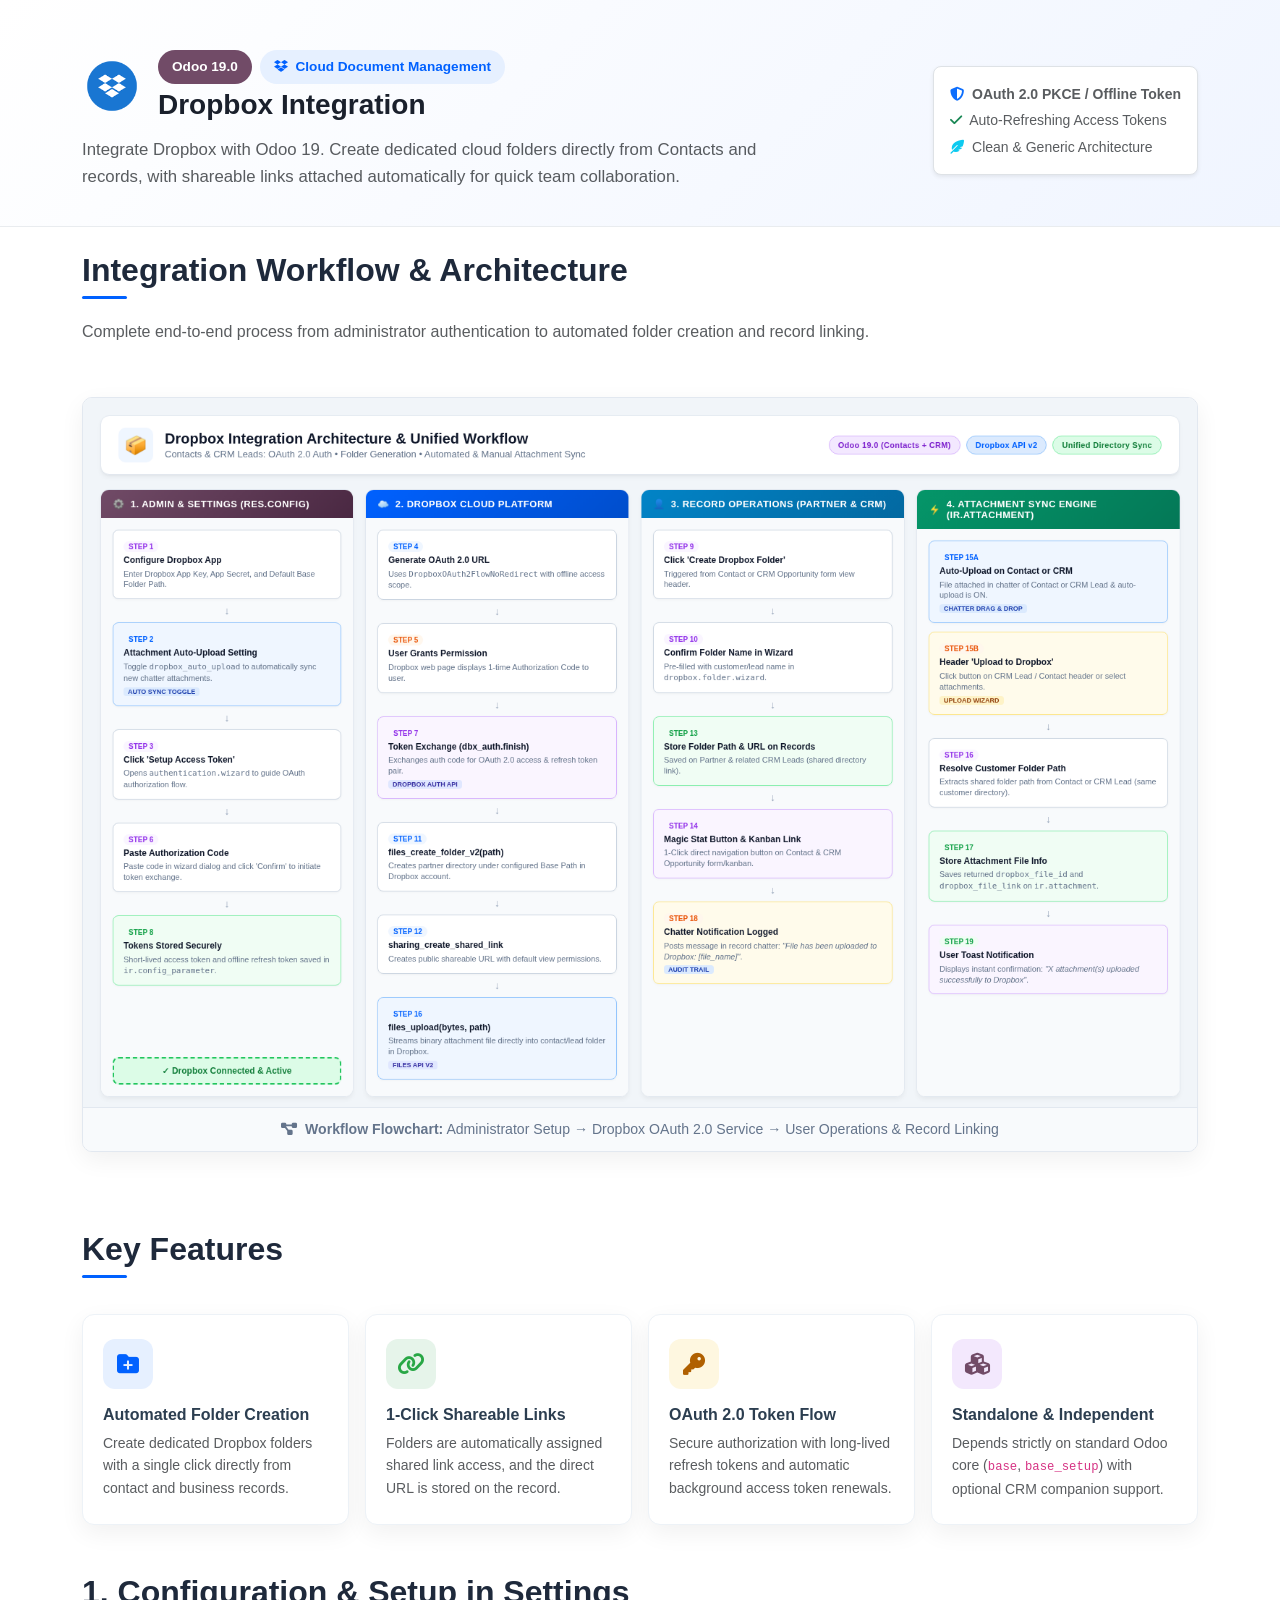
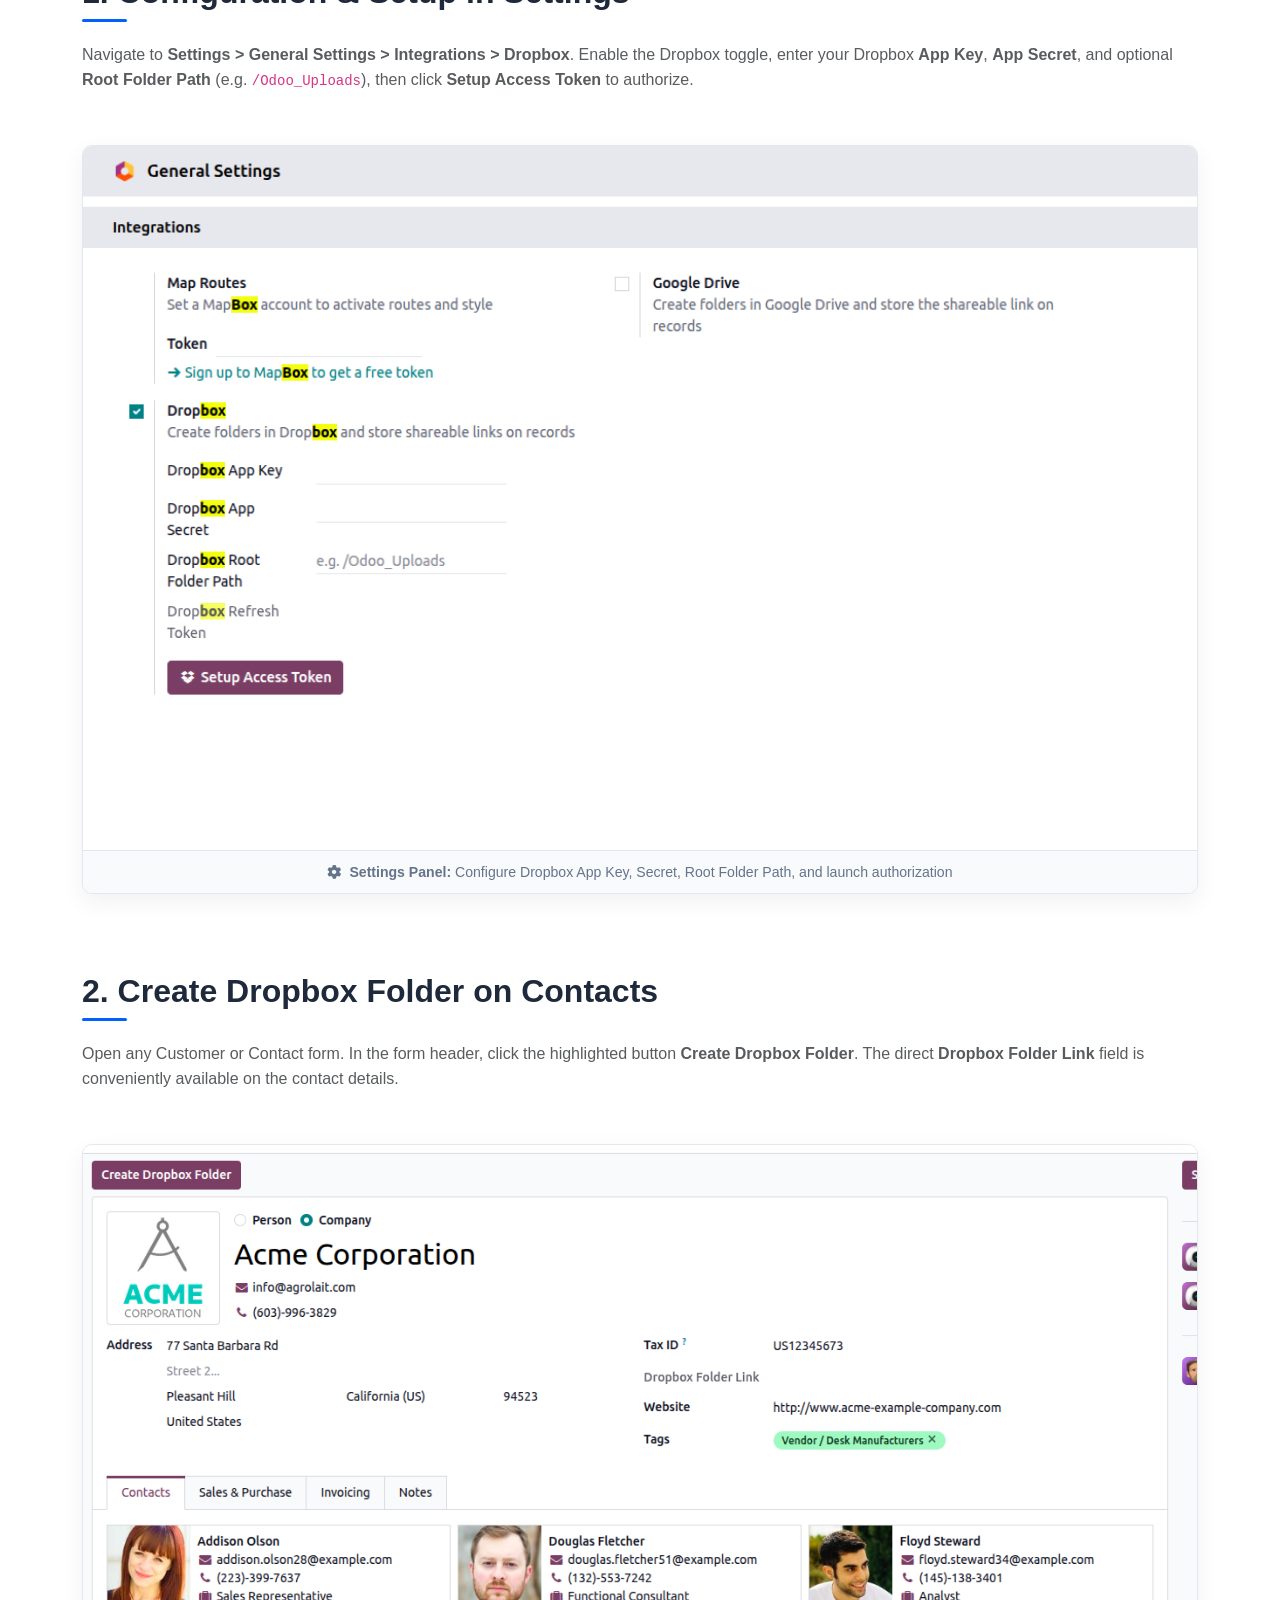
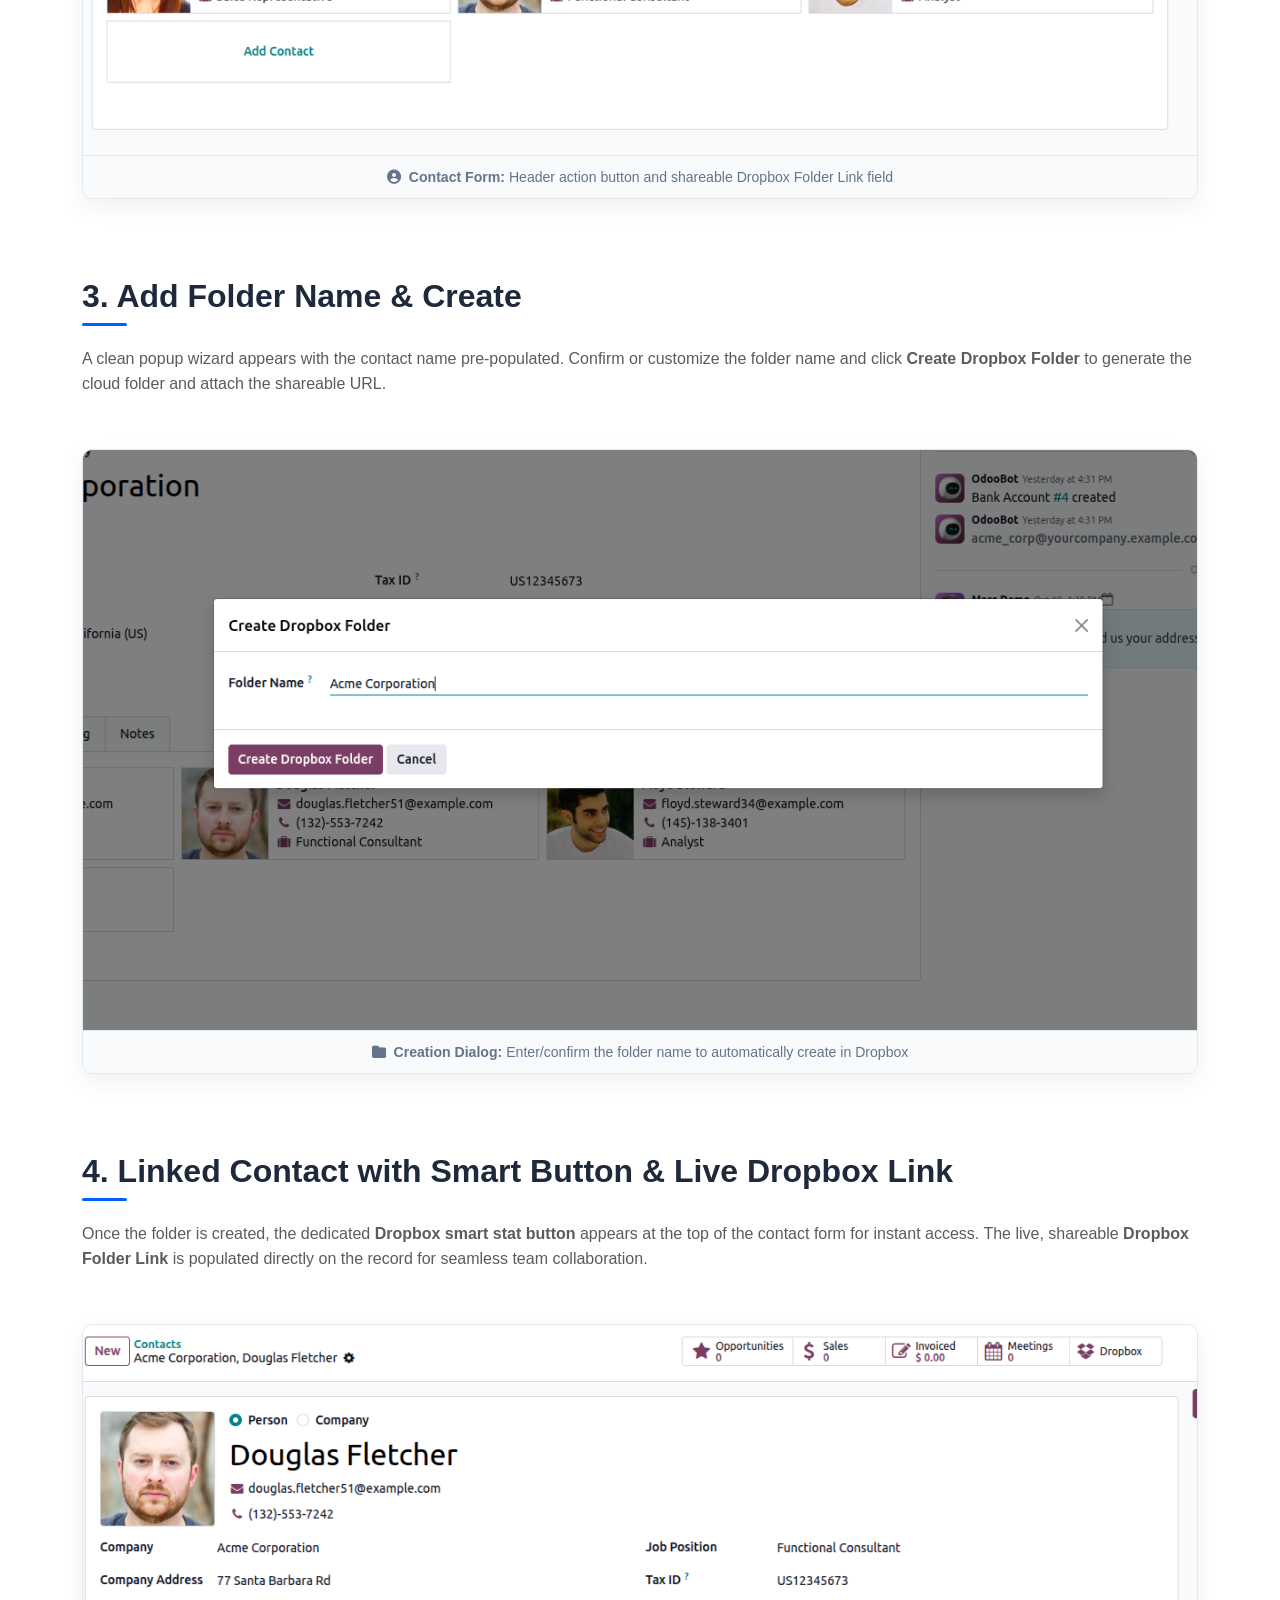
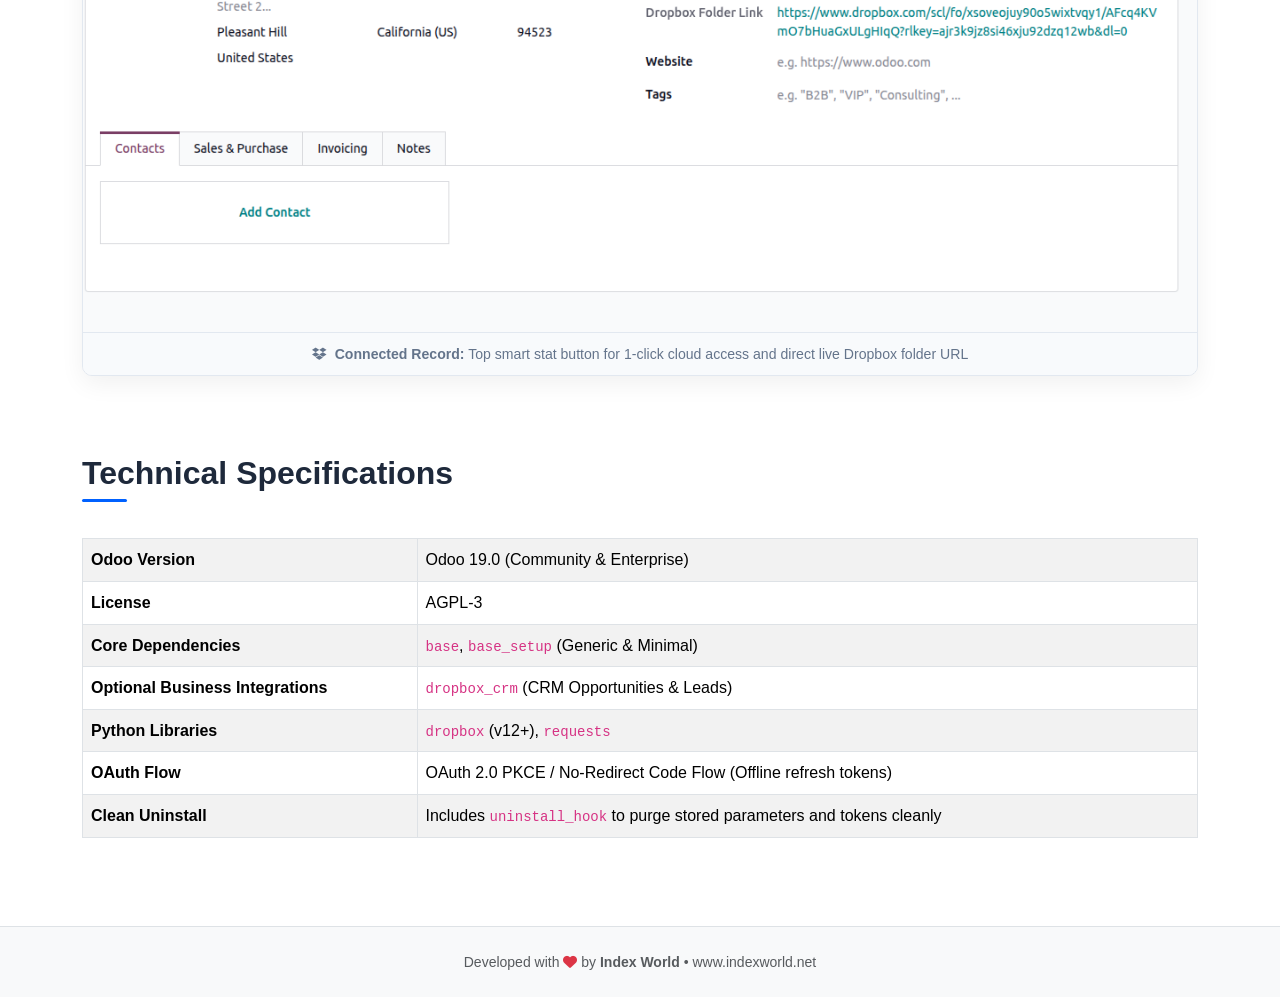
<file: dropbox_integration/static/description/index.html>
<!DOCTYPE html>
<html lang="en">
<head>
    <meta charset="utf-8">
    <meta name="viewport" content="width=device-width, initial-scale=1">
    <title>Dropbox Integration for Odoo 19</title>
    <link href="https://cdn.jsdelivr.net/npm/bootstrap@5.3.0/dist/css/bootstrap.min.css" rel="stylesheet">
    <link rel="stylesheet" href="https://cdnjs.cloudflare.com/ajax/libs/font-awesome/6.4.0/css/all.min.css">
    <style>
        :root {
            --primary: #714B67;
            --dropbox-blue: #0061FF;
            --dropbox-dark: #004ecc;
            --card-shadow: 0 8px 24px rgba(0,0,0,0.06);
        }
        body {
            font-family: 'Inter', -apple-system, BlinkMacSystemFont, "Segoe UI", Roboto, sans-serif;
            color: #2c3e50;
            background-color: #ffffff;
            line-height: 1.6;
        }
        .hero-section {
            background: linear-gradient(135deg, #ffffff 0%, #f0f5ff 100%);
            padding: 50px 0 35px;
            border-bottom: 1px solid #e9ecef;
        }
        .badge-odoo {
            background-color: var(--primary);
            color: #ffffff;
            font-size: 0.85rem;
            padding: 6px 14px;
            border-radius: 20px;
            font-weight: 600;
        }
        .badge-tag {
            background-color: #e6f0ff;
            color: var(--dropbox-blue);
            font-size: 0.85rem;
            padding: 6px 14px;
            border-radius: 20px;
            font-weight: 600;
        }
        .feature-card {
            background: #ffffff;
            border-radius: 12px;
            padding: 24px 20px;
            border: 1px solid #edf2f7;
            box-shadow: var(--card-shadow);
            height: 100%;
        }
        .feature-icon {
            width: 50px;
            height: 50px;
            border-radius: 12px;
            display: flex;
            align-items: center;
            justify-content: center;
            font-size: 22px;
            margin-bottom: 16px;
        }
        .icon-blue { background: #e6f0ff; color: var(--dropbox-blue); }
        .icon-green { background: #e6f4ea; color: #28a745; }
        .icon-yellow { background: #fef7e0; color: #b06000; }
        .icon-purple { background: #f3e8fd; color: var(--primary); }

        .screenshot-container {
            border-radius: 10px;
            overflow: hidden;
            border: 1px solid #e2e8f0;
            box-shadow: var(--card-shadow);
            margin: 20px 0 30px;
            background: #fdfdfd;
        }
        .screenshot-container img {
            width: 100%;
            height: auto;
            display: block;
        }
        .screenshot-caption {
            padding: 10px 18px;
            background: #f8fafc;
            border-top: 1px solid #e2e8f0;
            font-size: 0.88rem;
            color: #64748b;
            font-weight: 500;
        }
        .section-title {
            font-weight: 700;
            color: #1e293b;
            position: relative;
            padding-bottom: 10px;
            margin-bottom: 20px;
        }
        .section-title::after {
            content: '';
            position: absolute;
            bottom: 0;
            left: 0;
            width: 45px;
            height: 3px;
            background: var(--dropbox-blue);
            border-radius: 2px;
        }
    </style>
</head>
<body>

<!-- HERO HEADER -->
<div class="hero-section">
    <div class="container">
        <div class="row align-items-center">
            <div class="col-lg-8">
                <div class="d-flex align-items-center mb-3">
                    <img src="icon.png" alt="Dropbox Logo" class="me-3" style="width: 60px; height: 60px;">
                    <div>
                        <div class="d-flex gap-2 mb-1">
                            <span class="badge-odoo">Odoo 19.0</span>
                            <span class="badge-tag"><i class="fab fa-dropbox me-1"></i> Cloud Document Management</span>
                        </div>
                        <h1 class="h3 mb-0 font-weight-bold" style="color: #1a202c; font-weight: 800;">Dropbox Integration</h1>
                    </div>
                </div>
                <p class="lead text-muted mb-0" style="font-size: 1.05rem;">
                    Integrate Dropbox with Odoo 19. Create dedicated cloud folders directly from Contacts and records, with shareable links attached automatically for quick team collaboration.
                </p>
            </div>
            <div class="col-lg-4 text-lg-end mt-3 mt-lg-0">
                <div class="p-3 bg-white rounded-3 shadow-sm border text-start d-inline-block">
                    <div class="small text-muted mb-1"><i class="fas fa-shield-alt text-primary me-1"></i> <strong>OAuth 2.0 PKCE / Offline Token</strong></div>
                    <div class="small text-muted mb-1"><i class="fas fa-check text-success me-1"></i> Auto-Refreshing Access Tokens</div>
                    <div class="small text-muted"><i class="fas fa-feather-alt text-info me-1"></i> Clean &amp; Generic Architecture</div>
                </div>
            </div>
        </div>
    </div>
</div>

<!-- WORKFLOW & ARCHITECTURE DIAGRAM -->
<div class="container py-4">
    <div class="row mb-3">
        <div class="col-12">
            <h2 class="section-title">Integration Workflow &amp; Architecture</h2>
            <p class="text-muted">
                Complete end-to-end process from administrator authentication to automated folder creation and record linking.
            </p>
        </div>
    </div>
    <div class="row">
        <div class="col-12">
            <div class="screenshot-container">
                <img src="dropbox_flow_chart.png" alt="Dropbox Integration Workflow Architecture Diagram">
                <div class="screenshot-caption text-center">
                    <i class="fas fa-project-diagram me-1"></i> <strong>Workflow Flowchart:</strong> Administrator Setup &rarr; Dropbox OAuth 2.0 Service &rarr; User Operations &amp; Record Linking
                </div>
            </div>
        </div>
    </div>
</div>

<!-- KEY FEATURES -->
<div class="container py-4">
    <div class="row mb-3">
        <div class="col-12">
            <h2 class="section-title">Key Features</h2>
        </div>
    </div>
    <div class="row g-3">
        <div class="col-md-6 col-lg-3">
            <div class="feature-card">
                <div class="feature-icon icon-blue">
                    <i class="fas fa-folder-plus"></i>
                </div>
                <h6 class="fw-bold mb-2">Automated Folder Creation</h6>
                <p class="text-muted small mb-0">Create dedicated Dropbox folders with a single click directly from contact and business records.</p>
            </div>
        </div>
        <div class="col-md-6 col-lg-3">
            <div class="feature-card">
                <div class="feature-icon icon-green">
                    <i class="fas fa-link"></i>
                </div>
                <h6 class="fw-bold mb-2">1-Click Shareable Links</h6>
                <p class="text-muted small mb-0">Folders are automatically assigned shared link access, and the direct URL is stored on the record.</p>
            </div>
        </div>
        <div class="col-md-6 col-lg-3">
            <div class="feature-card">
                <div class="feature-icon icon-yellow">
                    <i class="fas fa-key"></i>
                </div>
                <h6 class="fw-bold mb-2">OAuth 2.0 Token Flow</h6>
                <p class="text-muted small mb-0">Secure authorization with long-lived refresh tokens and automatic background access token renewals.</p>
            </div>
        </div>
        <div class="col-md-6 col-lg-3">
            <div class="feature-card">
                <div class="feature-icon icon-purple">
                    <i class="fas fa-cubes"></i>
                </div>
                <h6 class="fw-bold mb-2">Standalone &amp; Independent</h6>
                <p class="text-muted small mb-0">Depends strictly on standard Odoo core (<code>base</code>, <code>base_setup</code>) with optional CRM companion support.</p>
            </div>
        </div>
    </div>
</div>

<!-- 1. CONFIGURATION IN SETTINGS -->
<div class="container py-4">
    <div class="row mb-3">
        <div class="col-12">
            <h2 class="section-title">1. Configuration &amp; Setup in Settings</h2>
            <p class="text-muted">
                Navigate to <strong>Settings &gt; General Settings &gt; Integrations &gt; Dropbox</strong>. Enable the Dropbox toggle, enter your Dropbox <strong>App Key</strong>, <strong>App Secret</strong>, and optional <strong>Root Folder Path</strong> (e.g. <code>/Odoo_Uploads</code>), then click <strong>Setup Access Token</strong> to authorize.
            </p>
        </div>
    </div>
    <div class="row">
        <div class="col-12">
            <div class="screenshot-container">
                <img src="drop_box_config_sett.png" alt="Dropbox Settings Configuration in Odoo">
                <div class="screenshot-caption text-center">
                    <i class="fas fa-cog me-1"></i> <strong>Settings Panel:</strong> Configure Dropbox App Key, Secret, Root Folder Path, and launch authorization
                </div>
            </div>
        </div>
    </div>
</div>

<!-- 2. CONTACTS BUTTON & LINK -->
<div class="container py-4">
    <div class="row mb-3">
        <div class="col-12">
            <h2 class="section-title">2. Create Dropbox Folder on Contacts</h2>
            <p class="text-muted">
                Open any Customer or Contact form. In the form header, click the highlighted button <strong>Create Dropbox Folder</strong>. The direct <strong>Dropbox Folder Link</strong> field is conveniently available on the contact details.
            </p>
        </div>
    </div>
    <div class="row">
        <div class="col-12">
            <div class="screenshot-container">
                <img src="dropbox_button_and_link_on_contacts.png" alt="Create Dropbox Folder Button on Contact Form">
                <div class="screenshot-caption text-center">
                    <i class="fas fa-user-circle me-1"></i> <strong>Contact Form:</strong> Header action button and shareable Dropbox Folder Link field
                </div>
            </div>
        </div>
    </div>
</div>

<!-- 3. FOLDER CREATION WIZARD -->
<div class="container py-4">
    <div class="row mb-3">
        <div class="col-12">
            <h2 class="section-title">3. Add Folder Name &amp; Create</h2>
            <p class="text-muted">
                A clean popup wizard appears with the contact name pre-populated. Confirm or customize the folder name and click <strong>Create Dropbox Folder</strong> to generate the cloud folder and attach the shareable URL.
            </p>
        </div>
    </div>
    <div class="row">
        <div class="col-12">
            <div class="screenshot-container">
                <img src="dropbox_folder_creation.png" alt="Create Dropbox Folder Modal Dialog">
                <div class="screenshot-caption text-center">
                    <i class="fas fa-folder me-1"></i> <strong>Creation Dialog:</strong> Enter/confirm the folder name to automatically create in Dropbox
                </div>
            </div>
        </div>
    </div>
</div>

<!-- 4. LINKED CONTACT & SMART BUTTON -->
<div class="container py-4">
    <div class="row mb-3">
        <div class="col-12">
            <h2 class="section-title">4. Linked Contact with Smart Button &amp; Live Dropbox Link</h2>
            <p class="text-muted">
                Once the folder is created, the dedicated <strong>Dropbox smart stat button</strong> appears at the top of the contact form for instant access. The live, shareable <strong>Dropbox Folder Link</strong> is populated directly on the record for seamless team collaboration.
            </p>
        </div>
    </div>
    <div class="row">
        <div class="col-12">
            <div class="screenshot-container">
                <img src="dropbox_contact_linked.png" alt="Contact Form with Dropbox Smart Stat Button and Folder Link">
                <div class="screenshot-caption text-center">
                    <i class="fab fa-dropbox me-1"></i> <strong>Connected Record:</strong> Top smart stat button for 1-click cloud access and direct live Dropbox folder URL
                </div>
            </div>
        </div>
    </div>
</div>

<!-- TECHNICAL SPECS -->
<div class="container py-4 mb-5">
    <div class="row mb-3">
        <div class="col-12">
            <h2 class="section-title">Technical Specifications</h2>
        </div>
    </div>
    <div class="table-responsive">
        <table class="table table-bordered table-striped">
            <tbody>
                <tr>
                    <th style="width: 30%;">Odoo Version</th>
                    <td>Odoo 19.0 (Community &amp; Enterprise)</td>
                </tr>
                <tr>
                    <th>License</th>
                    <td>AGPL-3</td>
                </tr>
                <tr>
                    <th>Core Dependencies</th>
                    <td><code>base</code>, <code>base_setup</code> (Generic &amp; Minimal)</td>
                </tr>
                <tr>
                    <th>Optional Business Integrations</th>
                    <td><code>dropbox_crm</code> (CRM Opportunities &amp; Leads)</td>
                </tr>
                <tr>
                    <th>Python Libraries</th>
                    <td><code>dropbox</code> (v12+), <code>requests</code></td>
                </tr>
                <tr>
                    <th>OAuth Flow</th>
                    <td>OAuth 2.0 PKCE / No-Redirect Code Flow (Offline refresh tokens)</td>
                </tr>
                <tr>
                    <th>Clean Uninstall</th>
                    <td>Includes <code>uninstall_hook</code> to purge stored parameters and tokens cleanly</td>
                </tr>
            </tbody>
        </table>
    </div>
</div>

<!-- FOOTER -->
<footer class="bg-light py-4 border-top text-center text-muted small">
    <div class="container">
        Developed with <i class="fas fa-heart text-danger"></i> by <strong>Index World</strong> &bull; <a href="https://www.indexworld.net" target="_blank" class="text-decoration-none text-muted">www.indexworld.net</a>
    </div>
</footer>

</body>
</html>
</file>
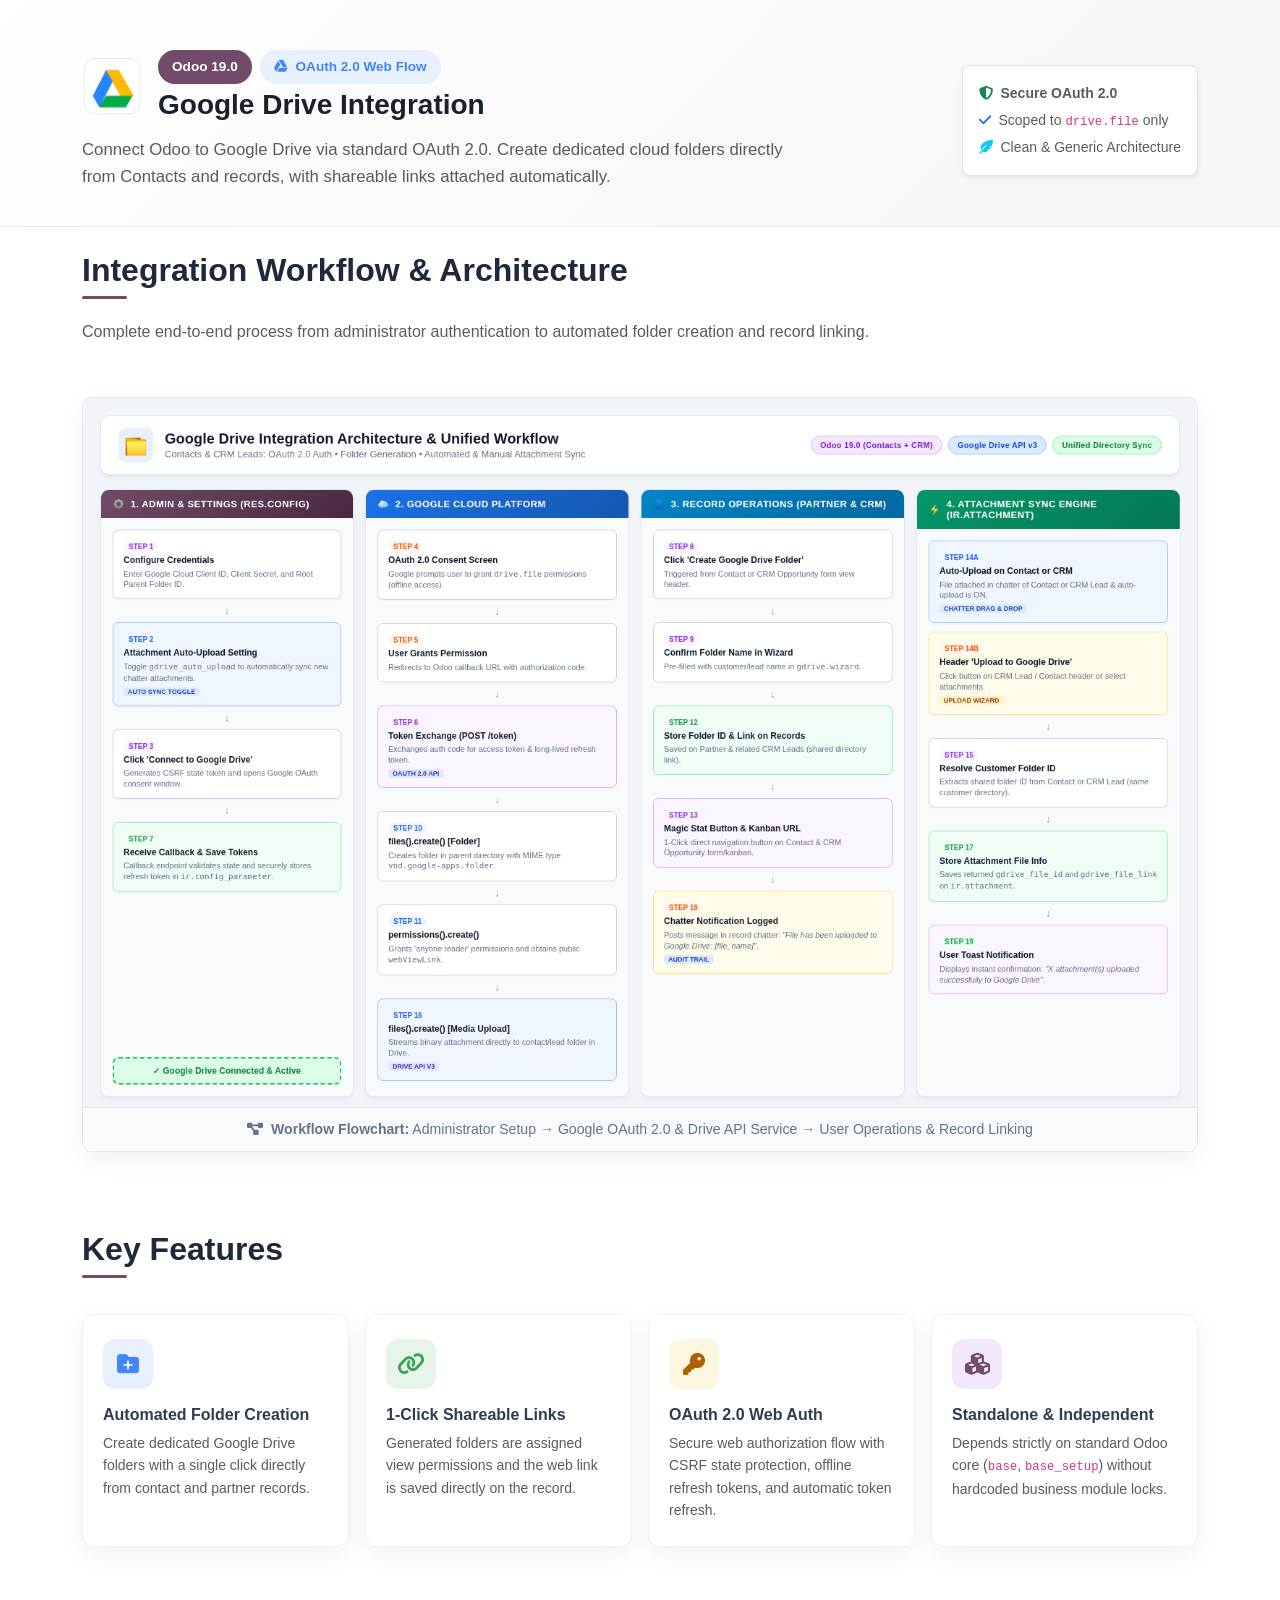
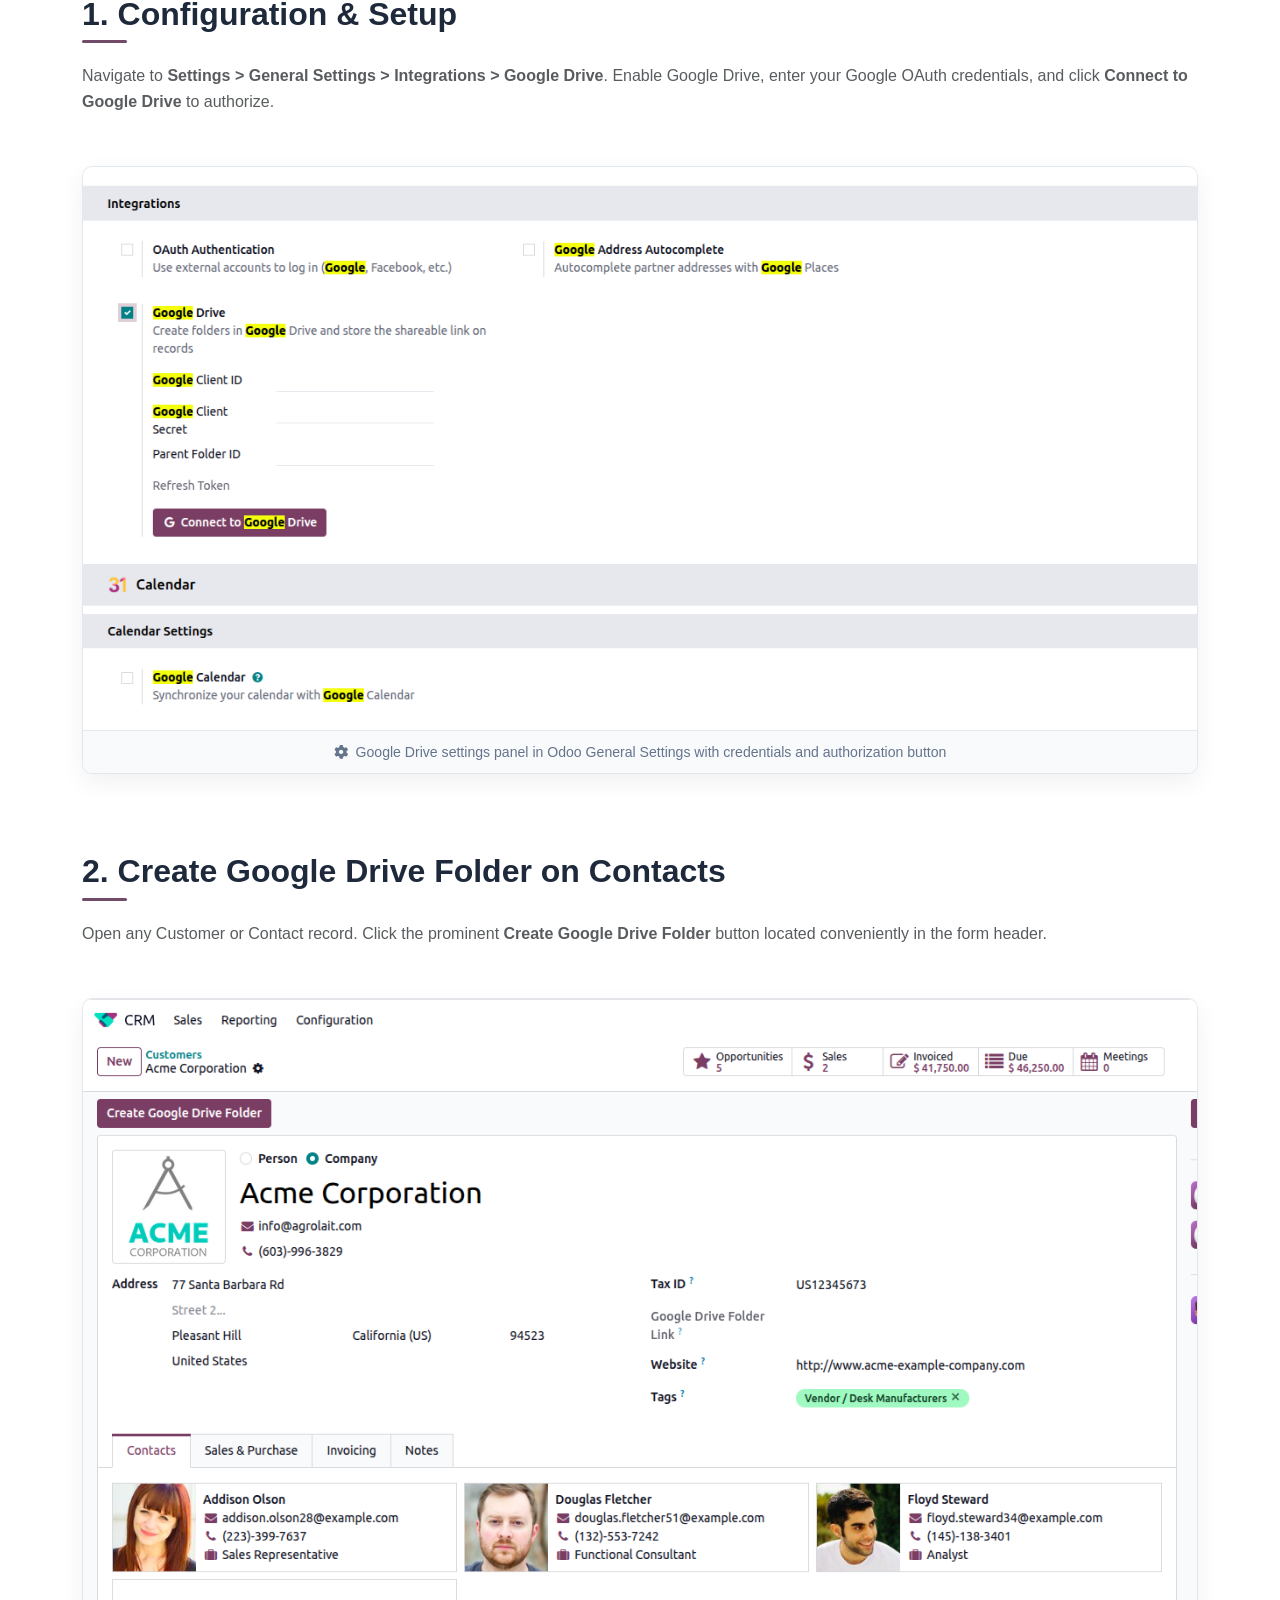
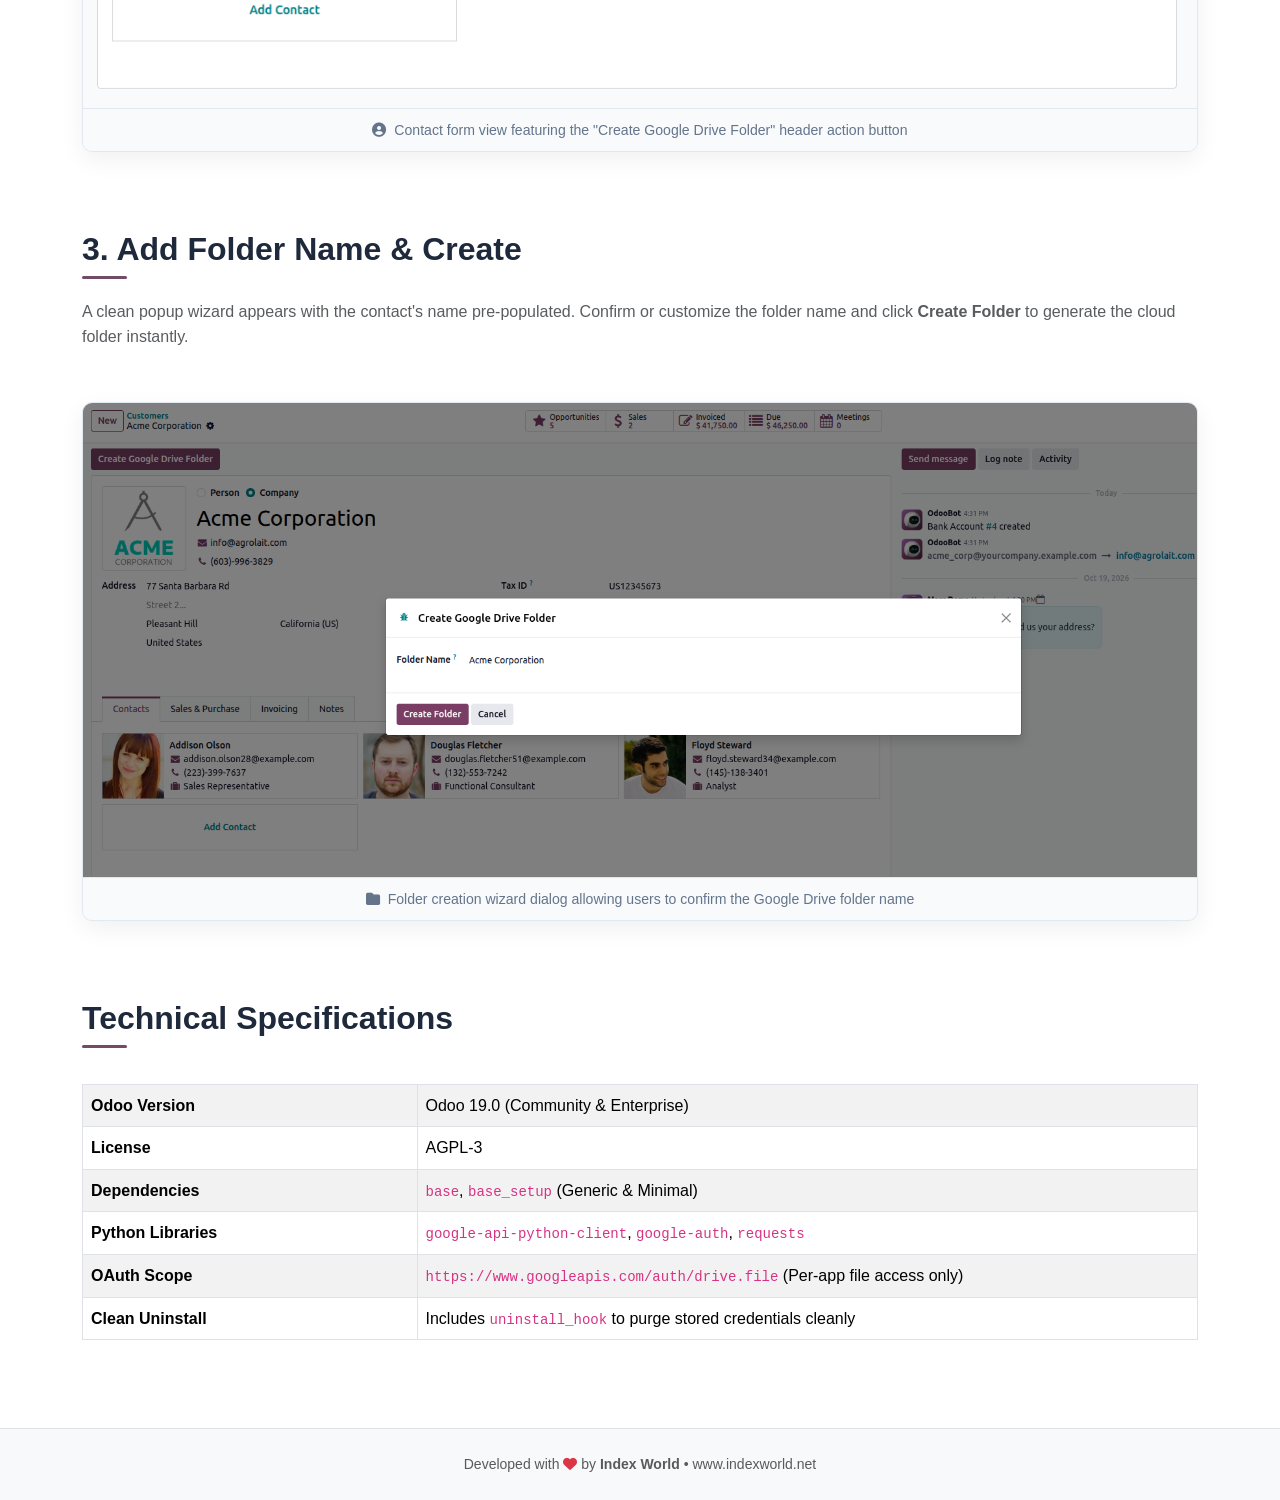
<file: google_drive_integration/static/description/index.html>
<!DOCTYPE html>
<html lang="en">
<head>
    <meta charset="utf-8">
    <meta name="viewport" content="width=device-width, initial-scale=1">
    <title>Google Drive Integration for Odoo 19</title>
    <link href="https://cdn.jsdelivr.net/npm/bootstrap@5.3.0/dist/css/bootstrap.min.css" rel="stylesheet">
    <link rel="stylesheet" href="https://cdnjs.cloudflare.com/ajax/libs/font-awesome/6.4.0/css/all.min.css">
    <style>
        :root {
            --primary: #714B67;
            --primary-dark: #53334d;
            --google-blue: #4285F4;
            --google-green: #34A853;
            --google-yellow: #FBBC05;
            --google-red: #EA4335;
            --card-shadow: 0 8px 24px rgba(0,0,0,0.06);
        }
        body {
            font-family: 'Inter', -apple-system, BlinkMacSystemFont, "Segoe UI", Roboto, sans-serif;
            color: #2c3e50;
            background-color: #ffffff;
            line-height: 1.6;
        }
        .hero-section {
            background: linear-gradient(135deg, #ffffff 0%, #f7f3f6 100%);
            padding: 50px 0 35px;
            border-bottom: 1px solid #e9ecef;
        }
        .badge-odoo {
            background-color: var(--primary);
            color: #ffffff;
            font-size: 0.85rem;
            padding: 6px 14px;
            border-radius: 20px;
            font-weight: 600;
        }
        .badge-tag {
            background-color: #e8f0fe;
            color: var(--google-blue);
            font-size: 0.85rem;
            padding: 6px 14px;
            border-radius: 20px;
            font-weight: 600;
        }
        .feature-card {
            background: #ffffff;
            border-radius: 12px;
            padding: 24px 20px;
            border: 1px solid #edf2f7;
            box-shadow: var(--card-shadow);
            height: 100%;
        }
        .feature-icon {
            width: 50px;
            height: 50px;
            border-radius: 12px;
            display: flex;
            align-items: center;
            justify-content: center;
            font-size: 22px;
            margin-bottom: 16px;
        }
        .icon-blue { background: #e8f0fe; color: var(--google-blue); }
        .icon-green { background: #e6f4ea; color: var(--google-green); }
        .icon-yellow { background: #fef7e0; color: #b06000; }
        .icon-purple { background: #f3e8fd; color: var(--primary); }

        .step-number {
            width: 32px;
            height: 32px;
            background-color: var(--primary);
            color: white;
            border-radius: 50%;
            display: inline-flex;
            align-items: center;
            justify-content: center;
            font-weight: bold;
            margin-right: 10px;
            font-size: 0.9rem;
        }
        .screenshot-container {
            border-radius: 10px;
            overflow: hidden;
            border: 1px solid #e2e8f0;
            box-shadow: var(--card-shadow);
            margin: 20px 0 30px;
            background: #fdfdfd;
        }
        .screenshot-container img {
            width: 100%;
            height: auto;
            display: block;
        }
        .screenshot-caption {
            padding: 10px 18px;
            background: #f8fafc;
            border-top: 1px solid #e2e8f0;
            font-size: 0.88rem;
            color: #64748b;
            font-weight: 500;
        }
        .section-title {
            font-weight: 700;
            color: #1e293b;
            position: relative;
            padding-bottom: 10px;
            margin-bottom: 20px;
        }
        .section-title::after {
            content: '';
            position: absolute;
            bottom: 0;
            left: 0;
            width: 45px;
            height: 3px;
            background: var(--primary);
            border-radius: 2px;
        }
        .code-box {
            background-color: #1e293b;
            color: #f8fafc;
            padding: 12px 16px;
            border-radius: 6px;
            font-family: monospace;
            font-size: 0.88rem;
            margin: 10px 0;
            overflow-x: auto;
        }
    </style>
</head>
<body>

<!-- HERO HEADER -->
<div class="hero-section">
    <div class="container">
        <div class="row align-items-center">
            <div class="col-lg-8">
                <div class="d-flex align-items-center mb-3">
                    <img src="icon.png" alt="Google Drive Logo" class="me-3" style="width: 60px; height: 60px;">
                    <div>
                        <div class="d-flex gap-2 mb-1">
                            <span class="badge-odoo">Odoo 19.0</span>
                            <span class="badge-tag"><i class="fab fa-google-drive me-1"></i> OAuth 2.0 Web Flow</span>
                        </div>
                        <h1 class="h3 mb-0 font-weight-bold" style="color: #1a202c; font-weight: 800;">Google Drive Integration</h1>
                    </div>
                </div>
                <p class="lead text-muted mb-0" style="font-size: 1.05rem;">
                    Connect Odoo to Google Drive via standard OAuth 2.0. Create dedicated cloud folders directly from Contacts and records, with shareable links attached automatically.
                </p>
            </div>
            <div class="col-lg-4 text-lg-end mt-3 mt-lg-0">
                <div class="p-3 bg-white rounded-3 shadow-sm border text-start d-inline-block">
                    <div class="small text-muted mb-1"><i class="fas fa-shield-alt text-success me-1"></i> <strong>Secure OAuth 2.0</strong></div>
                    <div class="small text-muted mb-1"><i class="fas fa-check text-primary me-1"></i> Scoped to <code>drive.file</code> only</div>
                    <div class="small text-muted"><i class="fas fa-feather-alt text-info me-1"></i> Clean &amp; Generic Architecture</div>
                </div>
            </div>
        </div>
    </div>
</div>

<!-- WORKFLOW & ARCHITECTURE DIAGRAM -->
<div class="container py-4">
    <div class="row mb-3">
        <div class="col-12">
            <h2 class="section-title">Integration Workflow &amp; Architecture</h2>
            <p class="text-muted">
                Complete end-to-end process from administrator authentication to automated folder creation and record linking.
            </p>
        </div>
    </div>
    <div class="row">
        <div class="col-12">
            <div class="screenshot-container">
                <img src="google_drive_flow_chart.png" alt="Google Drive Integration Workflow Architecture Diagram">
                <div class="screenshot-caption text-center">
                    <i class="fas fa-project-diagram me-1"></i> <strong>Workflow Flowchart:</strong> Administrator Setup &rarr; Google OAuth 2.0 &amp; Drive API Service &rarr; User Operations &amp; Record Linking
                </div>
            </div>
        </div>
    </div>
</div>

<!-- KEY FEATURES -->
<div class="container py-4">
    <div class="row mb-3">
        <div class="col-12">
            <h2 class="section-title">Key Features</h2>
        </div>
    </div>
    <div class="row g-3">
        <div class="col-md-6 col-lg-3">
            <div class="feature-card">
                <div class="feature-icon icon-blue">
                    <i class="fas fa-folder-plus"></i>
                </div>
                <h6 class="fw-bold mb-2">Automated Folder Creation</h6>
                <p class="text-muted small mb-0">Create dedicated Google Drive folders with a single click directly from contact and partner records.</p>
            </div>
        </div>
        <div class="col-md-6 col-lg-3">
            <div class="feature-card">
                <div class="feature-icon icon-green">
                    <i class="fas fa-link"></i>
                </div>
                <h6 class="fw-bold mb-2">1-Click Shareable Links</h6>
                <p class="text-muted small mb-0">Generated folders are assigned view permissions and the web link is saved directly on the record.</p>
            </div>
        </div>
        <div class="col-md-6 col-lg-3">
            <div class="feature-card">
                <div class="feature-icon icon-yellow">
                    <i class="fas fa-key"></i>
                </div>
                <h6 class="fw-bold mb-2">OAuth 2.0 Web Auth</h6>
                <p class="text-muted small mb-0">Secure web authorization flow with CSRF state protection, offline refresh tokens, and automatic token refresh.</p>
            </div>
        </div>
        <div class="col-md-6 col-lg-3">
            <div class="feature-card">
                <div class="feature-icon icon-purple">
                    <i class="fas fa-cubes"></i>
                </div>
                <h6 class="fw-bold mb-2">Standalone &amp; Independent</h6>
                <p class="text-muted small mb-0">Depends strictly on standard Odoo core (<code>base</code>, <code>base_setup</code>) without hardcoded business module locks.</p>
            </div>
        </div>
    </div>
</div>

<!-- CONFIGURATION -->
<div class="container py-4">
    <div class="row mb-3">
        <div class="col-12">
            <h2 class="section-title">1. Configuration &amp; Setup</h2>
            <p class="text-muted">
                Navigate to <strong>Settings &gt; General Settings &gt; Integrations &gt; Google Drive</strong>. Enable Google Drive, enter your Google OAuth credentials, and click <strong>Connect to Google Drive</strong> to authorize.
            </p>
        </div>
    </div>
    <div class="row">
        <div class="col-12">
            <div class="screenshot-container">
                <img src="Google_drive_configuration.png" alt="Google Drive Configuration in Odoo Settings">
                <div class="screenshot-caption text-center">
                    <i class="fas fa-cog me-1"></i> Google Drive settings panel in Odoo General Settings with credentials and authorization button
                </div>
            </div>
        </div>
    </div>
</div>

<!-- CONTACTS BUTTON WORKFLOW -->
<div class="container py-4">
    <div class="row mb-3">
        <div class="col-12">
            <h2 class="section-title">2. Create Google Drive Folder on Contacts</h2>
            <p class="text-muted">
                Open any Customer or Contact record. Click the prominent <strong>Create Google Drive Folder</strong> button located conveniently in the form header.
            </p>
        </div>
    </div>
    <div class="row">
        <div class="col-12">
            <div class="screenshot-container">
                <img src="create_google_drive_button_on_contacts.png" alt="Create Google Drive Folder Button on Contact Form">
                <div class="screenshot-caption text-center">
                    <i class="fas fa-user-circle me-1"></i> Contact form view featuring the "Create Google Drive Folder" header action button
                </div>
            </div>
        </div>
    </div>
</div>

<!-- FOLDER NAME WIZARD MODAL -->
<div class="container py-4">
    <div class="row mb-3">
        <div class="col-12">
            <h2 class="section-title">3. Add Folder Name &amp; Create</h2>
            <p class="text-muted">
                A clean popup wizard appears with the contact's name pre-populated. Confirm or customize the folder name and click <strong>Create Folder</strong> to generate the cloud folder instantly.
            </p>
        </div>
    </div>
    <div class="row">
        <div class="col-12">
            <div class="screenshot-container">
                <img src="add_folder_name.png" alt="Add Folder Name Wizard Dialog">
                <div class="screenshot-caption text-center">
                    <i class="fas fa-folder me-1"></i> Folder creation wizard dialog allowing users to confirm the Google Drive folder name
                </div>
            </div>
        </div>
    </div>
</div>

<!-- TECHNICAL SPECIFICATIONS -->
<div class="container py-4 mb-5">
    <div class="row mb-3">
        <div class="col-12">
            <h2 class="section-title">Technical Specifications</h2>
        </div>
    </div>
    <div class="table-responsive">
        <table class="table table-bordered table-striped">
            <tbody>
                <tr>
                    <th style="width: 30%;">Odoo Version</th>
                    <td>Odoo 19.0 (Community &amp; Enterprise)</td>
                </tr>
                <tr>
                    <th>License</th>
                    <td>AGPL-3</td>
                </tr>
                <tr>
                    <th>Dependencies</th>
                    <td><code>base</code>, <code>base_setup</code> (Generic &amp; Minimal)</td>
                </tr>
                <tr>
                    <th>Python Libraries</th>
                    <td><code>google-api-python-client</code>, <code>google-auth</code>, <code>requests</code></td>
                </tr>
                <tr>
                    <th>OAuth Scope</th>
                    <td><code>https://www.googleapis.com/auth/drive.file</code> (Per-app file access only)</td>
                </tr>
                <tr>
                    <th>Clean Uninstall</th>
                    <td>Includes <code>uninstall_hook</code> to purge stored credentials cleanly</td>
                </tr>
            </tbody>
        </table>
    </div>
</div>

<!-- FOOTER -->
<footer class="bg-light py-4 border-top text-center text-muted small">
    <div class="container">
        Developed with <i class="fas fa-heart text-danger"></i> by <strong>Index World</strong> &bull; <a href="https://www.indexworld.net" target="_blank" class="text-decoration-none text-muted">www.indexworld.net</a>
    </div>
</footer>

</body>
</html>
</file>
